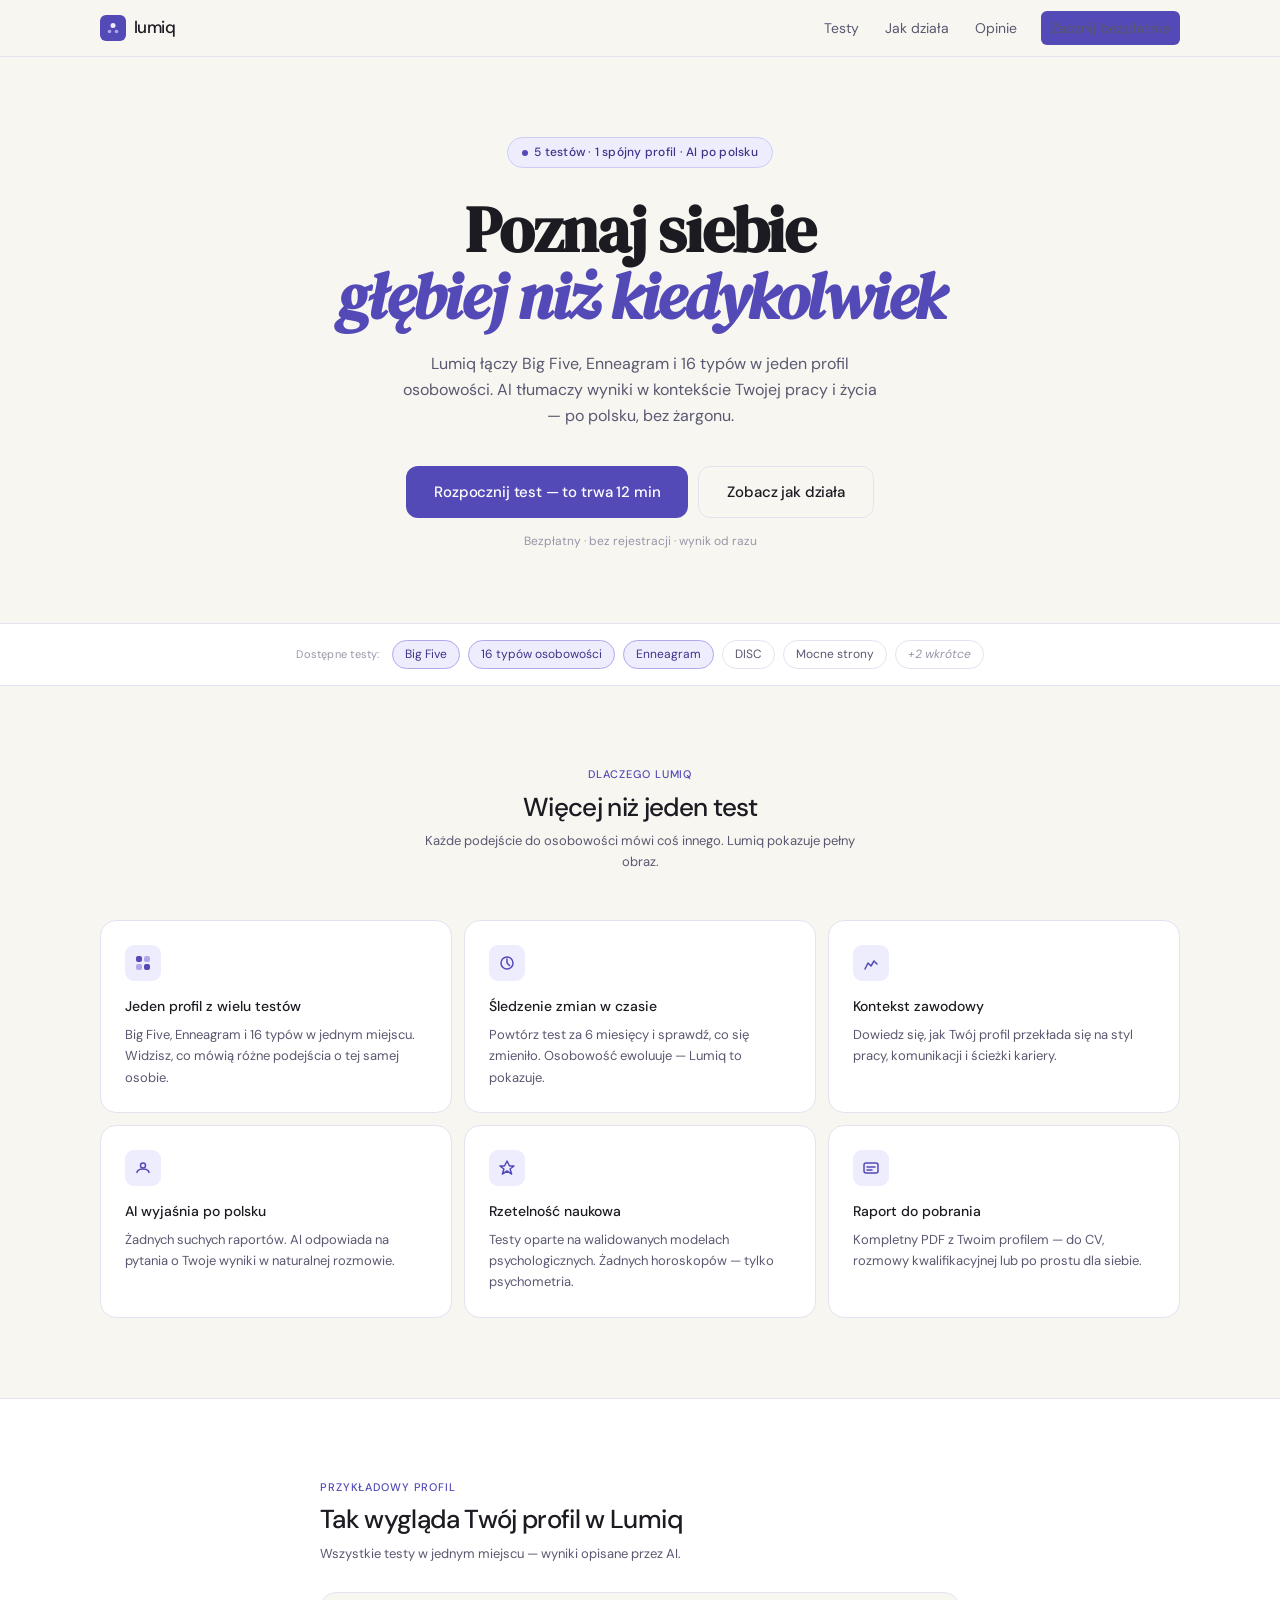
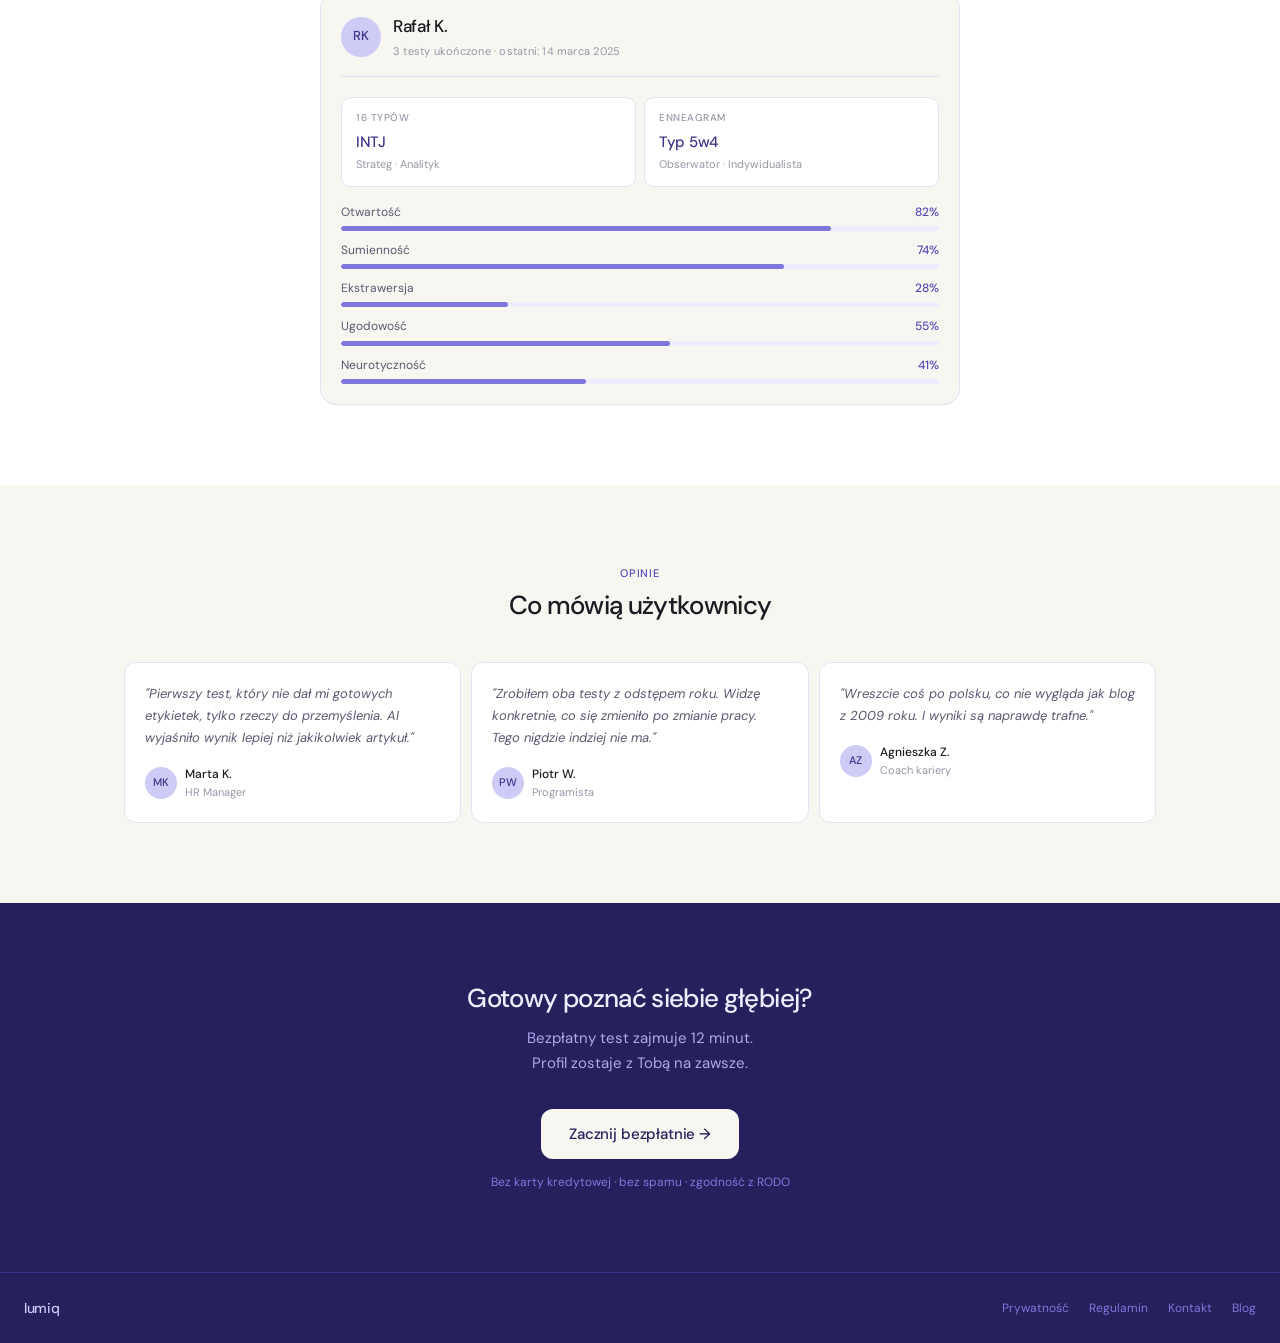
<file: index.html>
<!DOCTYPE html>
<html lang="pl">
<head>
<meta charset="UTF-8">
<meta name="viewport" content="width=device-width, initial-scale=1.0">
<title>Lumiq — Poznaj siebie głębiej niż kiedykolwiek</title>
<meta name="description" content="Lumiq łączy Big Five, Enneagram i 16 typów w jeden profil osobowości. AI tłumaczy wyniki po polsku, bez żargonu.">
<link rel="stylesheet" href="css/style.css">
<link rel="icon" href="data:image/svg+xml,<svg xmlns='http://www.w3.org/2000/svg' viewBox='0 0 32 32'><rect width='32' height='32' rx='8' fill='%23534AB7'/><circle cx='16' cy='10' r='4' fill='%23EEEDFE'/><circle cx='9' cy='23' r='3' fill='%23AFA9EC'/><circle cx='23' cy='23' r='3' fill='%23AFA9EC'/></svg>">
</head>
<body>

<!-- NAV -->
<nav class="nav">
  <div class="nav__inner">
    <a href="index.html" class="nav__logo">
      <div class="nav__logo-mark">
        <svg width="14" height="14" viewBox="0 0 14 14" fill="none">
          <circle cx="7" cy="4.5" r="2.5" fill="#EEEDFE"/>
          <circle cx="3.5" cy="10.5" r="1.8" fill="#AFA9EC"/>
          <circle cx="10.5" cy="10.5" r="1.8" fill="#AFA9EC"/>
        </svg>
      </div>
      lumiq
    </a>
    <ul class="nav__links">
      <li><a href="#testy">Testy</a></li>
      <li><a href="#jak-dziala">Jak działa</a></li>
      <li><a href="#opinie">Opinie</a></li>
      <li class="nav__cta"><a href="test.html" class="btn btn--primary btn--sm">Zacznij bezpłatnie</a></li>
    </ul>
  </div>
</nav>

<!-- HERO -->
<section class="hero">
  <div class="hero__badge fade-up">
    <div class="hero__badge-dot"></div>
    <span class="t-caption" style="color:var(--pu-800);font-size:12px;font-weight:500">5 testów · 1 spójny profil · AI po polsku</span>
  </div>
  <h1 class="t-display hero__title fade-up fade-up--delay-1">
    Poznaj siebie<br><em>głębiej niż kiedykolwiek</em>
  </h1>
  <p class="hero__sub fade-up fade-up--delay-2">
    Lumiq łączy Big Five, Enneagram i 16 typów w jeden profil osobowości. AI tłumaczy wyniki w kontekście Twojej pracy i życia — po polsku, bez żargonu.
  </p>
  <div class="hero__actions fade-up fade-up--delay-3">
    <a href="test.html" class="btn btn--primary btn--lg">Rozpocznij test — to trwa 12 min</a>
    <a href="#jak-dziala" class="btn btn--secondary btn--lg">Zobacz jak działa</a>
  </div>
  <p class="hero__note fade-up fade-up--delay-3">Bezpłatny · bez rejestracji · wynik od razu</p>
</section>

<!-- TESTS STRIP -->
<div class="tests-strip" id="testy">
  <span class="t-caption" style="margin-right:4px">Dostępne testy:</span>
  <span class="chip chip--active">Big Five</span>
  <span class="chip chip--active">16 typów osobowości</span>
  <span class="chip chip--active">Enneagram</span>
  <span class="chip">DISC</span>
  <span class="chip">Mocne strony</span>
  <span class="chip" style="color:var(--ink3);font-style:italic">+2 wkrótce</span>
</div>

<!-- FEATURES -->
<section class="features" id="jak-dziala">
  <div class="features__header">
    <p class="t-label">Dlaczego Lumiq</p>
    <h2 class="t-h2">Więcej niż jeden test</h2>
    <p class="t-small" style="max-width:440px;margin:0 auto">Każde podejście do osobowości mówi coś innego. Lumiq pokazuje pełny obraz.</p>
  </div>
  <div class="features__grid">
    <div class="feat-card">
      <div class="feat-card__icon">
        <svg width="18" height="18" viewBox="0 0 18 18" fill="none">
          <rect x="2" y="2" width="6" height="6" rx="2" fill="#534AB7"/>
          <rect x="10" y="2" width="6" height="6" rx="2" fill="#AFA9EC"/>
          <rect x="2" y="10" width="6" height="6" rx="2" fill="#AFA9EC"/>
          <rect x="10" y="10" width="6" height="6" rx="2" fill="#534AB7"/>
        </svg>
      </div>
      <div class="feat-card__title">Jeden profil z wielu testów</div>
      <div class="feat-card__desc">Big Five, Enneagram i 16 typów w jednym miejscu. Widzisz, co mówią różne podejścia o tej samej osobie.</div>
    </div>
    <div class="feat-card">
      <div class="feat-card__icon">
        <svg width="18" height="18" viewBox="0 0 18 18" fill="none">
          <circle cx="9" cy="9" r="6" stroke="#534AB7" stroke-width="1.5" fill="none"/>
          <path d="M9 5v4l2.5 2.5" stroke="#534AB7" stroke-width="1.5" stroke-linecap="round"/>
        </svg>
      </div>
      <div class="feat-card__title">Śledzenie zmian w czasie</div>
      <div class="feat-card__desc">Powtórz test za 6 miesięcy i sprawdź, co się zmieniło. Osobowość ewoluuje — Lumiq to pokazuje.</div>
    </div>
    <div class="feat-card">
      <div class="feat-card__icon">
        <svg width="18" height="18" viewBox="0 0 18 18" fill="none">
          <path d="M3 15l3-6 3 3 3-5 3 3" stroke="#534AB7" stroke-width="1.5" stroke-linecap="round" stroke-linejoin="round" fill="none"/>
        </svg>
      </div>
      <div class="feat-card__title">Kontekst zawodowy</div>
      <div class="feat-card__desc">Dowiedz się, jak Twój profil przekłada się na styl pracy, komunikacji i ścieżki kariery.</div>
    </div>
    <div class="feat-card">
      <div class="feat-card__icon">
        <svg width="18" height="18" viewBox="0 0 18 18" fill="none">
          <path d="M3 13.5C3 13.5 3 10 9 10s6 3.5 6 3.5" stroke="#534AB7" stroke-width="1.5" stroke-linecap="round" fill="none"/>
          <circle cx="9" cy="6.5" r="2.5" stroke="#534AB7" stroke-width="1.5" fill="none"/>
        </svg>
      </div>
      <div class="feat-card__title">AI wyjaśnia po polsku</div>
      <div class="feat-card__desc">Żadnych suchych raportów. AI odpowiada na pytania o Twoje wyniki w naturalnej rozmowie.</div>
    </div>
    <div class="feat-card">
      <div class="feat-card__icon">
        <svg width="18" height="18" viewBox="0 0 18 18" fill="none">
          <path d="M9 2L11.5 7H16l-3.9 3 1.5 5L9 12l-4.6 3 1.5-5L2 7h4.5z" stroke="#534AB7" stroke-width="1.5" stroke-linejoin="round" fill="none"/>
        </svg>
      </div>
      <div class="feat-card__title">Rzetelność naukowa</div>
      <div class="feat-card__desc">Testy oparte na walidowanych modelach psychologicznych. Żadnych horoskopów — tylko psychometria.</div>
    </div>
    <div class="feat-card">
      <div class="feat-card__icon">
        <svg width="18" height="18" viewBox="0 0 18 18" fill="none">
          <rect x="2" y="4" width="14" height="10" rx="2" stroke="#534AB7" stroke-width="1.5" fill="none"/>
          <path d="M5 8h8M5 11h5" stroke="#534AB7" stroke-width="1.5" stroke-linecap="round"/>
        </svg>
      </div>
      <div class="feat-card__title">Raport do pobrania</div>
      <div class="feat-card__desc">Kompletny PDF z Twoim profilem — do CV, rozmowy kwalifikacyjnej lub po prostu dla siebie.</div>
    </div>
  </div>
</section>

<!-- PROFILE DEMO -->
<section class="profile-section">
  <div class="profile-section__inner">
    <div class="profile-section__header">
      <p class="t-label">Przykładowy profil</p>
      <h2 class="t-h2">Tak wygląda Twój profil w Lumiq</h2>
      <p class="t-small" style="margin-top:6px">Wszystkie testy w jednym miejscu — wyniki opisane przez AI.</p>
    </div>
    <div class="profile-card">
      <div class="profile-card__head">
        <div class="avatar">RK</div>
        <div>
          <div class="t-h3">Rafał K.</div>
          <div class="t-caption" style="margin-top:2px">3 testy ukończone · ostatni: 14 marca 2025</div>
        </div>
      </div>
      <div class="profile-card__types">
        <div class="type-chip">
          <div class="type-chip__label">16 typów</div>
          <div class="type-chip__val">INTJ</div>
          <div class="type-chip__sub">Strateg · Analityk</div>
        </div>
        <div class="type-chip">
          <div class="type-chip__label">Enneagram</div>
          <div class="type-chip__val">Typ 5w4</div>
          <div class="type-chip__sub">Obserwator · Indywidualista</div>
        </div>
      </div>
      <div>
        <div class="bar-row">
          <div class="bar-meta"><span class="bar-meta__label">Otwartość</span><span class="bar-meta__val">82%</span></div>
          <div class="bar-track"><div class="bar-fill" style="width:82%"></div></div>
        </div>
        <div class="bar-row">
          <div class="bar-meta"><span class="bar-meta__label">Sumienność</span><span class="bar-meta__val">74%</span></div>
          <div class="bar-track"><div class="bar-fill" style="width:74%"></div></div>
        </div>
        <div class="bar-row">
          <div class="bar-meta"><span class="bar-meta__label">Ekstrawersja</span><span class="bar-meta__val">28%</span></div>
          <div class="bar-track"><div class="bar-fill" style="width:28%"></div></div>
        </div>
        <div class="bar-row">
          <div class="bar-meta"><span class="bar-meta__label">Ugodowość</span><span class="bar-meta__val">55%</span></div>
          <div class="bar-track"><div class="bar-fill" style="width:55%"></div></div>
        </div>
        <div class="bar-row">
          <div class="bar-meta"><span class="bar-meta__label">Neurotyczność</span><span class="bar-meta__val">41%</span></div>
          <div class="bar-track"><div class="bar-fill" style="width:41%"></div></div>
        </div>
      </div>
    </div>
  </div>
</section>

<!-- TESTIMONIALS -->
<section class="testimonials" id="opinie">
  <div class="testimonials__header">
    <p class="t-label">Opinie</p>
    <h2 class="t-h2">Co mówią użytkownicy</h2>
  </div>
  <div class="testimonials__grid container">
    <div class="testimonial-card">
      <p class="testimonial-card__quote">"Pierwszy test, który nie dał mi gotowych etykietek, tylko rzeczy do przemyślenia. AI wyjaśniło wynik lepiej niż jakikolwiek artykuł."</p>
      <div class="testimonial-card__author">
        <div class="avatar" style="width:32px;height:32px;font-size:11px">MK</div>
        <div><div class="testimonial-card__name">Marta K.</div><div class="testimonial-card__role">HR Manager</div></div>
      </div>
    </div>
    <div class="testimonial-card">
      <p class="testimonial-card__quote">"Zrobiłem oba testy z odstępem roku. Widzę konkretnie, co się zmieniło po zmianie pracy. Tego nigdzie indziej nie ma."</p>
      <div class="testimonial-card__author">
        <div class="avatar" style="width:32px;height:32px;font-size:11px">PW</div>
        <div><div class="testimonial-card__name">Piotr W.</div><div class="testimonial-card__role">Programista</div></div>
      </div>
    </div>
    <div class="testimonial-card">
      <p class="testimonial-card__quote">"Wreszcie coś po polsku, co nie wygląda jak blog z 2009 roku. I wyniki są naprawdę trafne."</p>
      <div class="testimonial-card__author">
        <div class="avatar" style="width:32px;height:32px;font-size:11px">AZ</div>
        <div><div class="testimonial-card__name">Agnieszka Z.</div><div class="testimonial-card__role">Coach kariery</div></div>
      </div>
    </div>
  </div>
</section>

<!-- CTA -->
<section class="cta-section">
  <div class="container--narrow">
    <h2 class="t-h2">Gotowy poznać siebie głębiej?</h2>
    <p class="t-body">Bezpłatny test zajmuje 12 minut.<br>Profil zostaje z Tobą na zawsze.</p>
    <a href="test.html" class="btn btn--primary btn--lg">Zacznij bezpłatnie →</a>
    <p class="cta-note">Bez karty kredytowej · bez spamu · zgodność z RODO</p>
  </div>
</section>

<!-- FOOTER -->
<footer class="footer">
  <span class="footer__brand">lumiq</span>
  <div class="footer__links">
    <a href="#">Prywatność</a>
    <a href="#">Regulamin</a>
    <a href="#">Kontakt</a>
    <a href="#">Blog</a>
  </div>
</footer>

</body>
</html>
</file>
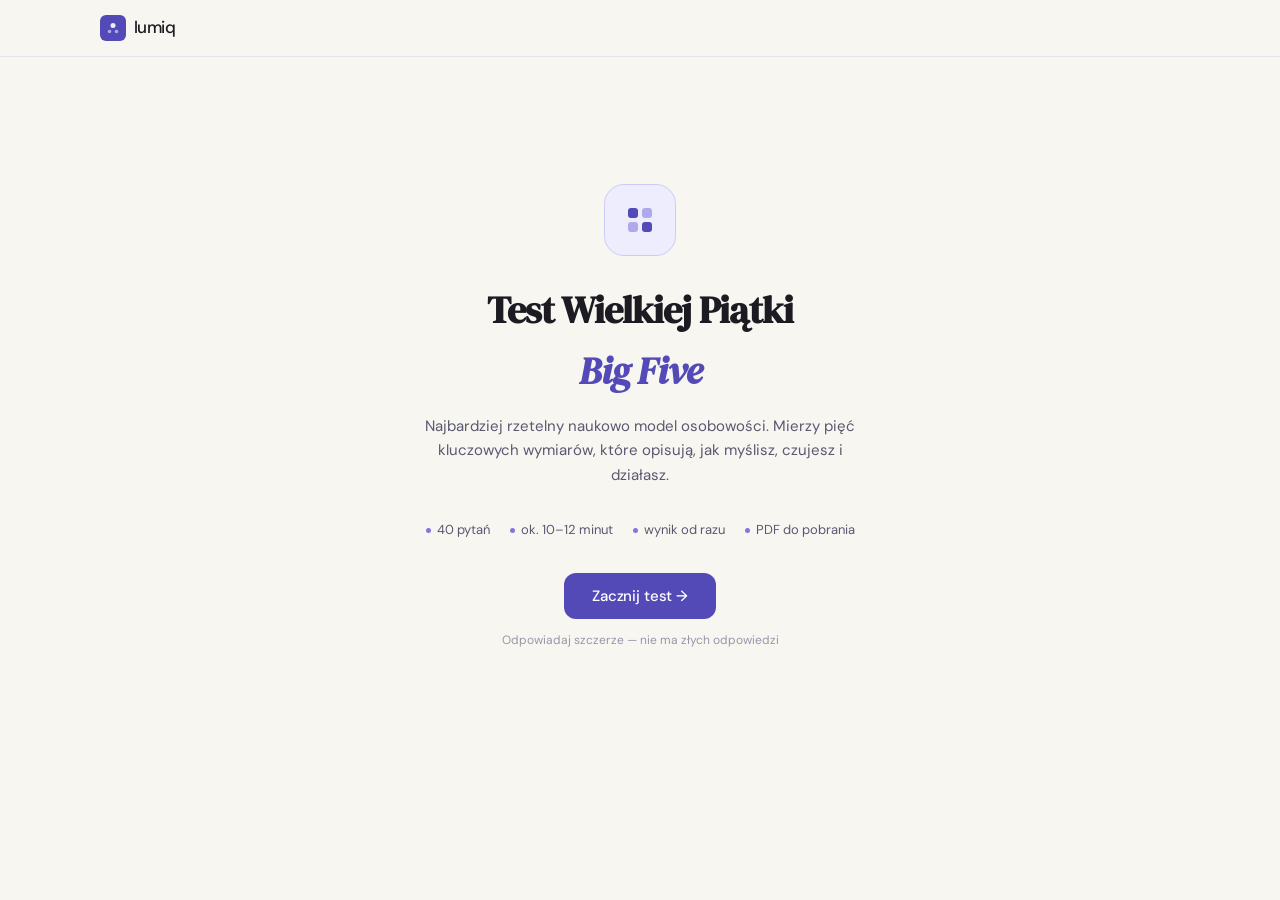
<file: test.html>
<!DOCTYPE html>
<html lang="pl">
<head>
<meta charset="UTF-8">
<meta name="viewport" content="width=device-width, initial-scale=1.0">
<title>Lumiq — Test Big Five</title>
<link rel="stylesheet" href="css/style.css">
<link rel="icon" href="data:image/svg+xml,<svg xmlns='http://www.w3.org/2000/svg' viewBox='0 0 32 32'><rect width='32' height='32' rx='8' fill='%23534AB7'/><circle cx='16' cy='10' r='4' fill='%23EEEDFE'/><circle cx='9' cy='23' r='3' fill='%23AFA9EC'/><circle cx='23' cy='23' r='3' fill='%23AFA9EC'/></svg>">
<style>
  /* ── EKRAN STARTOWY ── */
  .start-screen { display:flex; flex-direction:column; align-items:center; justify-content:center; min-height:80vh; padding:40px 24px; text-align:center; }
  .start-icon { width:72px; height:72px; background:var(--pu-50); border:0.5px solid var(--pu-100); border-radius:20px; display:flex; align-items:center; justify-content:center; margin:0 auto 24px; }
  .start-title { font-family:var(--font-serif); font-size:clamp(26px,5vw,38px); letter-spacing:-0.02em; color:var(--ink); margin-bottom:12px; }
  .start-sub { font-size:15px; color:var(--ink2); line-height:1.65; max-width:440px; margin:0 auto 32px; }
  .start-meta { display:flex; gap:20px; justify-content:center; flex-wrap:wrap; margin-bottom:32px; }
  .start-meta-item { display:flex; align-items:center; gap:6px; font-size:13px; color:var(--ink2); }
  .start-meta-dot { width:5px; height:5px; border-radius:50%; background:var(--pu-400); }

  /* ── QUIZ ── */
  #quiz-screen { display:none; }
  #results-screen { display:none; }

  /* Animacja przejścia pytań */
  .question-enter { animation: qEnter 0.3s ease both; }
  @keyframes qEnter { from { opacity:0; transform:translateX(20px); } to { opacity:1; transform:translateX(0); } }
  .question-exit { animation: qExit 0.2s ease both; }
  @keyframes qExit { from { opacity:1; transform:translateX(0); } to { opacity:0; transform:translateX(-20px); } }

  /* ── WYNIKI ── */
  .enneagram-grid { display:grid; grid-template-columns:1fr 1fr; gap:8px; }
  .en-chip { background:var(--cr); border:0.5px solid var(--bd); border-radius:10px; padding:12px 14px; }
  .en-chip__label { font-size:10px; font-weight:500; color:var(--ink3); text-transform:uppercase; letter-spacing:.05em; margin-bottom:4px; }
  .en-chip__val { font-size:16px; font-weight:500; color:var(--pu-800); letter-spacing:-0.02em; }
  .en-chip__sub { font-size:11px; color:var(--ink3); margin-top:2px; }

  /* Progress numeryczny */
  .q-counter { font-size:12px; color:var(--ink3); white-space:nowrap; }

  /* Ukończono ekran ładowania */
  .calculating { display:flex; flex-direction:column; align-items:center; justify-content:center; min-height:60vh; gap:16px; text-align:center; padding:40px; }
  .calc-spinner { width:40px; height:40px; border:2px solid var(--pu-100); border-top-color:var(--pu-600); border-radius:50%; animation:spin 0.8s linear infinite; }
  @keyframes spin { to { transform:rotate(360deg); } }

  /* Share banner */
  .share-bar { display:flex; align-items:center; gap:10px; padding:14px 16px; background:var(--pu-50); border:0.5px solid var(--pu-100); border-radius:10px; margin-bottom:14px; }
  .share-bar__text { font-size:13px; color:var(--pu-800); flex:1; line-height:1.4; }
  .share-bar__btn { background:var(--pu-600); color:#fff; font-size:12px; font-weight:500; padding:7px 14px; border-radius:7px; border:none; cursor:pointer; white-space:nowrap; flex-shrink:0; }
</style>
</head>
<body>

<!-- NAV -->
<nav class="nav">
  <div class="nav__inner">
    <a href="index.html" class="nav__logo">
      <div class="nav__logo-mark">
        <svg width="14" height="14" viewBox="0 0 14 14" fill="none">
          <circle cx="7" cy="4.5" r="2.5" fill="#EEEDFE"/>
          <circle cx="3.5" cy="10.5" r="1.8" fill="#AFA9EC"/>
          <circle cx="10.5" cy="10.5" r="1.8" fill="#AFA9EC"/>
        </svg>
      </div>
      lumiq
    </a>
  </div>
</nav>

<!-- ══ EKRAN STARTOWY ══════════════════════════════════════════════════════ -->
<div id="start-screen">
  <div class="start-screen">
    <div class="start-icon">
      <svg width="32" height="32" viewBox="0 0 32 32" fill="none">
        <rect x="4" y="4" width="10" height="10" rx="3" fill="#534AB7"/>
        <rect x="18" y="4" width="10" height="10" rx="3" fill="#AFA9EC"/>
        <rect x="4" y="18" width="10" height="10" rx="3" fill="#AFA9EC"/>
        <rect x="18" y="18" width="10" height="10" rx="3" fill="#534AB7"/>
      </svg>
    </div>
    <h1 class="start-title">Test Wielkiej Piątki<br><em style="font-style:italic;color:var(--pu-600)">Big Five</em></h1>
    <p class="start-sub">Najbardziej rzetelny naukowo model osobowości. Mierzy pięć kluczowych wymiarów, które opisują, jak myślisz, czujesz i działasz.</p>
    <div class="start-meta">
      <div class="start-meta-item"><div class="start-meta-dot"></div>40 pytań</div>
      <div class="start-meta-item"><div class="start-meta-dot"></div>ok. 10–12 minut</div>
      <div class="start-meta-item"><div class="start-meta-dot"></div>wynik od razu</div>
      <div class="start-meta-item"><div class="start-meta-dot"></div>PDF do pobrania</div>
    </div>
    <button class="btn btn--primary btn--lg" onclick="startTest()">Zacznij test →</button>
    <p style="font-size:12px;color:var(--ink3);margin-top:12px">Odpowiadaj szczerze — nie ma złych odpowiedzi</p>
  </div>
</div>

<!-- ══ EKRAN QUIZU ═════════════════════════════════════════════════════════ -->
<div id="quiz-screen" class="test-page">
  <header class="test-header">
    <button class="test-header__back" onclick="goBack()" title="Poprzednie pytanie">
      <svg width="12" height="12" viewBox="0 0 12 12" fill="none">
        <path d="M7.5 2L3.5 6l4 4" stroke="#888780" stroke-width="1.3" stroke-linecap="round" stroke-linejoin="round"/>
      </svg>
    </button>
    <div class="test-header__meta">
      <div class="test-header__name">Big Five — Wielka Piątka</div>
      <div class="test-header__progress-bar">
        <div class="test-header__progress-fill" id="progress-fill" style="width:0%"></div>
      </div>
    </div>
    <div class="q-counter" id="q-counter">1 / 40</div>
  </header>

  <div class="test-body" id="question-wrap">
    <!-- Pytanie renderowane przez JS -->
  </div>

  <footer class="test-footer">
    <button class="btn btn--ghost" onclick="goBack()">← Wstecz</button>
    <span class="test-footer__hint" id="footer-hint">Wybierz odpowiedź aby kontynuować</span>
    <button class="btn btn--primary" id="next-btn" onclick="goNext()" disabled>Dalej →</button>
  </footer>
</div>

<!-- ══ KALKULACJA ════════════════════════════════════════════════════════== -->
<div id="calculating-screen" style="display:none">
  <div class="calculating">
    <div class="calc-spinner"></div>
    <div class="t-h3">Obliczamy Twoje wyniki…</div>
    <div class="t-small">Analizujemy odpowiedzi na 5 wymiarach osobowości</div>
  </div>
</div>

<!-- ══ WYNIKI ══════════════════════════════════════════════════════════════ -->
<div id="results-screen" class="results-page">
  <header class="results-header">
    <div class="nav__inner">
      <a href="index.html" class="nav__logo">
        <div class="nav__logo-mark">
          <svg width="14" height="14" viewBox="0 0 14 14" fill="none">
            <circle cx="7" cy="4.5" r="2.5" fill="#EEEDFE"/>
            <circle cx="3.5" cy="10.5" r="1.8" fill="#AFA9EC"/>
            <circle cx="10.5" cy="10.5" r="1.8" fill="#AFA9EC"/>
          </svg>
        </div>
        lumiq
      </a>
    </div>
  </header>

  <div class="results-wrap">

    <!-- Tytuł -->
    <div class="results-title-block fade-up">
      <div class="results-badge">
        <div class="results-badge__dot"></div>
        <span style="font-size:12px;font-weight:500;color:var(--pu-800)">Twoje wyniki są gotowe</span>
      </div>
      <h1 class="t-h1" style="margin-bottom:4px">Twój profil osobowości</h1>
      <p class="t-caption" id="results-date"></p>
    </div>

    <!-- Typ -->
    <div class="type-hero-card fade-up fade-up--delay-1" id="type-hero">
      <!-- Wypełniane przez JS -->
    </div>

    <!-- Big Five bars -->
    <div class="results-section fade-up fade-up--delay-1">
      <div class="results-section__title">Big Five — Twoje wyniki</div>
      <div id="big5-bars"><!-- JS --></div>
    </div>

    <!-- Opis -->
    <div class="results-section fade-up fade-up--delay-2">
      <div class="results-section__title">Opis Twojego profilu</div>
      <div class="desc-box" id="profile-desc"><!-- JS --></div>
    </div>

    <!-- Share -->
    <div class="share-bar fade-up">
      <div class="share-bar__text">Podziel się wynikami ze znajomymi — skopiuj link do tego raportu.</div>
      <button class="share-bar__btn" onclick="copyLink()">Kopiuj link</button>
    </div>

    <!-- PDF preview -->
    <div class="pdf-preview-wrap fade-up">
      <div class="pdf-preview-header">
        <span style="font-size:14px;font-weight:500;color:#CECBF6;letter-spacing:-0.02em">lumiq</span>
        <span style="font-size:12px;color:#7F77DD" id="pdf-date-label"></span>
      </div>
      <div class="pdf-preview-body" id="pdf-preview-rows"><!-- JS --></div>
      <div class="pdf-actions">
        <button class="btn btn--primary" onclick="downloadPDF()">
          <svg width="14" height="14" viewBox="0 0 14 14" fill="none">
            <path d="M7 2v7M4 6l3 3 3-3M2 11h10" stroke="#fff" stroke-width="1.4" stroke-linecap="round" stroke-linejoin="round"/>
          </svg>
          Pobierz PDF
        </button>
        <button class="btn btn--secondary" onclick="copyLink()">Udostępnij wyniki</button>
      </div>
    </div>

    <!-- Paywall -->
    <div class="paywall-card fade-up">
      <div class="paywall-card__top"></div>
      <div class="paywall-card__body">
        <p class="t-label" style="margin-bottom:8px">Odblokuj pełną analizę</p>
        <div class="paywall-card__title">Wiesz kim jesteś.<br>Dowiedz się co z tym zrobić.</div>
        <p class="paywall-card__desc">Twój profil jest gotowy. Teraz czas na głębszą warstwę — analizę zawodową, rozmowę z AI i konkretne wskazówki.</p>
        <div class="paywall-features">
          <div class="paywall-feat"><div class="paywall-feat__dot"></div>Analiza zawodowa</div>
          <div class="paywall-feat"><div class="paywall-feat__dot"></div>8 ścieżek kariery</div>
          <div class="paywall-feat"><div class="paywall-feat__dot"></div>Rozmowa z AI</div>
          <div class="paywall-feat"><div class="paywall-feat__dot"></div>Obszary do rozwoju</div>
          <div class="paywall-feat"><div class="paywall-feat__dot"></div>Rozszerzony PDF</div>
          <div class="paywall-feat"><div class="paywall-feat__dot"></div>Śledzenie zmian (Pro)</div>
        </div>
        <div class="paywall-options">
          <div class="paywall-option" id="opt-single" onclick="selectPaywallOption('single')">
            <div class="paywall-option__radio"><div class="paywall-option__radio-inner"></div></div>
            <div class="paywall-option__info">
              <div class="paywall-option__name">Raport Premium — jednorazowo</div>
              <div class="paywall-option__sub">Pełna analiza tego testu · 30 wiadomości AI</div>
            </div>
            <div class="paywall-option__price">
              <span class="paywall-option__amount">39 zł</span>
              <span class="paywall-option__period">raz</span>
            </div>
          </div>
          <div class="paywall-option selected" id="opt-pro" onclick="selectPaywallOption('pro')">
            <div class="paywall-option__radio"><div class="paywall-option__radio-inner"></div></div>
            <div class="paywall-option__info">
              <div class="paywall-option__name">Lumiq Pro — roczny dostęp</div>
              <div class="paywall-option__sub">Wszystkie testy · AI bez limitu · śledzenie zmian</div>
              <span class="paywall-option__save">oszczędzasz 57% vs jednorazowe</span>
            </div>
            <div class="paywall-option__price">
              <span class="paywall-option__amount">99 zł</span>
              <span class="paywall-option__period">/ rok</span>
            </div>
          </div>
        </div>
        <button class="paywall-cta" id="paywall-cta-btn" onclick="handlePayment()">Rozpocznij Lumiq Pro — 99 zł / rok</button>
        <p class="paywall-note">Stripe · bezpieczna płatność · anulowanie w każdej chwili</p>
      </div>
    </div>

  </div><!-- /results-wrap -->
</div><!-- /results-screen -->

<script src="js/data.js"></script>
<script>
// ── STAN APLIKACJI ─────────────────────────────────────────────────────────
const state = {
  currentIndex: 0,
  answers: {},       // { questionId: value }
  scores: null,
  personalityType: null,
};

const questions = LUMIQ.bigFiveQuestions;
const TOTAL = questions.length;

// ── START ──────────────────────────────────────────────────────────────────
function startTest() {
  document.getElementById('start-screen').style.display = 'none';
  document.getElementById('quiz-screen').style.display = 'flex';
  renderQuestion(0);
}

// ── RENDEROWANIE PYTANIA ───────────────────────────────────────────────────
function renderQuestion(index) {
  const q = questions[index];
  const dimNames = { O:'Otwartość', C:'Sumienność', E:'Ekstrawersja', A:'Ugodowość', N:'Neurotyczność' };
  const savedVal = state.answers[q.id];

  const wrap = document.getElementById('question-wrap');
  wrap.innerHTML = `
    <div class="test-q__label t-label">${dimNames[q.dimension]}</div>
    <div class="test-q__text">${q.text}</div>
    <p class="test-q__sub">Oceń, na ile to zdanie opisuje Ciebie.</p>
    <div class="scale-wrap">
      <div class="scale-labels">
        <span>Zupełnie nie</span>
        <span>Zdecydowanie tak</span>
      </div>
      <div class="scale-options" id="scale-opts">
        ${[1,2,3,4,5].map(v => `
          <div class="scale-opt ${savedVal===v?'selected':''}" onclick="selectAnswer(${v})" data-val="${v}">
            <div class="scale-opt__circle">${v}</div>
            <div class="scale-opt__label">${v===1?'Zupełnie<br>nie':v===3?'Neutralnie':v===5?'Zdecydowanie<br>tak':''}</div>
          </div>`).join('')}
      </div>
    </div>`;

  wrap.classList.remove('question-exit');
  wrap.classList.add('question-enter');

  // Progress
  const pct = Math.round((index / TOTAL) * 100);
  document.getElementById('progress-fill').style.width = pct + '%';
  document.getElementById('q-counter').textContent = `${index + 1} / ${TOTAL}`;

  // Next btn
  const nextBtn = document.getElementById('next-btn');
  const hint = document.getElementById('footer-hint');
  if (savedVal !== undefined) {
    nextBtn.disabled = false;
    nextBtn.textContent = index === TOTAL - 1 ? 'Zakończ test →' : 'Dalej →';
    hint.textContent = '';
  } else {
    nextBtn.disabled = true;
    nextBtn.textContent = index === TOTAL - 1 ? 'Zakończ test →' : 'Dalej →';
    hint.textContent = 'Wybierz odpowiedź aby kontynuować';
  }
}

// ── WYBÓR ODPOWIEDZI ───────────────────────────────────────────────────────
function selectAnswer(val) {
  const q = questions[state.currentIndex];
  state.answers[q.id] = val;

  document.querySelectorAll('.scale-opt').forEach(el => {
    el.classList.toggle('selected', parseInt(el.dataset.val) === val);
  });

  const nextBtn = document.getElementById('next-btn');
  nextBtn.disabled = false;
  document.getElementById('footer-hint').textContent = '';

  // Auto-advance po krótkim opóźnieniu (UX improvement)
  setTimeout(() => {
    if (state.currentIndex < TOTAL - 1) goNext();
  }, 320);
}

// ── NAWIGACJA ──────────────────────────────────────────────────────────────
function goNext() {
  const q = questions[state.currentIndex];
  if (state.answers[q.id] === undefined) return;

  if (state.currentIndex === TOTAL - 1) {
    showResults();
    return;
  }

  const wrap = document.getElementById('question-wrap');
  wrap.classList.remove('question-enter');
  wrap.classList.add('question-exit');

  setTimeout(() => {
    state.currentIndex++;
    renderQuestion(state.currentIndex);
  }, 200);
}

function goBack() {
  if (state.currentIndex === 0) {
    // Wróć do startu
    document.getElementById('quiz-screen').style.display = 'none';
    document.getElementById('start-screen').style.display = 'block';
    return;
  }
  const wrap = document.getElementById('question-wrap');
  wrap.classList.remove('question-enter');
  wrap.classList.add('question-exit');
  setTimeout(() => {
    state.currentIndex--;
    renderQuestion(state.currentIndex);
  }, 200);
}

// ── OBLICZANIE I WYNIKI ────────────────────────────────────────────────────
function showResults() {
  document.getElementById('quiz-screen').style.display = 'none';
  document.getElementById('calculating-screen').style.display = 'block';

  // Symulacja obliczania (1.5s dla efektu)
  setTimeout(() => {
    state.scores = LUMIQ.calculateScores(state.answers);
    state.personalityType = LUMIQ.getPersonalityType(state.scores);
    renderResults();
    document.getElementById('calculating-screen').style.display = 'none';
    document.getElementById('results-screen').style.display = 'block';
    window.scrollTo({ top: 0, behavior: 'smooth' });
  }, 1500);
}

function renderResults() {
  const { scores, personalityType } = state;
  const dimMeta = LUMIQ.dimensionMeta;
  const dimDescs = LUMIQ.dimensionDescriptions;
  const date = new Date().toLocaleDateString('pl-PL', { day:'numeric', month:'long', year:'numeric' });

  // Data
  document.getElementById('results-date').textContent = `Big Five · ukończony ${date}`;
  document.getElementById('pdf-date-label').textContent = `Raport osobowości · ${date}`;

  // Typ
  const typeEl = document.getElementById('type-hero');
  const shortCode = personalityType.code.replace('-like','').substring(0,4);
  typeEl.innerHTML = `
    <div class="type-hero-card__badge">${shortCode}</div>
    <div>
      <div class="type-hero-card__name">${personalityType.name}</div>
      <div class="type-hero-card__aka">${personalityType.aka}</div>
      <div class="type-hero-card__desc">${personalityType.traits.join(' · ')}</div>
    </div>`;

  // Big Five bars
  const barsEl = document.getElementById('big5-bars');
  barsEl.innerHTML = Object.entries(dimMeta).map(([key, d]) => {
    const score = scores[key];
    const level = LUMIQ.getDimensionLevel(score);
    const hint = dimDescs[key][level];
    return `
      <div class="bar-row">
        <div class="bar-meta">
          <span class="bar-meta__label">${d.full}</span>
          <span class="bar-meta__val">${score}%</span>
        </div>
        <div class="bar-track"><div class="bar-fill" style="width:0%" data-target="${score}"></div></div>
        <div class="t-caption" style="margin-top:3px">${hint}</div>
      </div>`;
  }).join('');

  // Animacja słupków
  setTimeout(() => {
    document.querySelectorAll('.bar-fill[data-target]').forEach(el => {
      el.style.width = el.dataset.target + '%';
    });
  }, 100);

  // Opis
  const typeDesc = LUMIQ.typeDescriptions[personalityType.code] || LUMIQ.typeDescriptions["MIXED"];
  const descEl = document.getElementById('profile-desc');
  descEl.innerHTML = `
    <div class="desc-box__title">${personalityType.name}</div>
    <div class="desc-box__type">${personalityType.aka} · ${Object.entries(dimMeta).map(([k,d])=>`${d.name}: ${scores[k]}%`).join(' · ')}</div>
    <div class="desc-box__text">${typeDesc.replace(/\n\n/g, '<br><br>')}</div>
    <div class="desc-box__traits">${personalityType.traits.map(t=>`<span class="trait-tag">${t}</span>`).join('')}</div>`;

  // PDF preview rows (darmowe + zablokowane)
  const freeRows = [
    { key:'Typ osobowości', val: personalityType.name },
    { key:'Kod', val: shortCode },
    ...Object.entries(dimMeta).map(([k,d]) => ({ key: d.full, val: `${scores[k]} / 100` })),
  ];
  const lockedRows = [
    { key:'Analiza zawodowa', val:'— — —' },
    { key:'Rekomendacje kariery', val:'— — —' },
    { key:'Obszary do rozwoju', val:'— — —' },
  ];
  const pdfEl = document.getElementById('pdf-preview-rows');
  pdfEl.innerHTML = [
    ...freeRows.map(r => `<div class="pdf-row"><span class="pdf-row__key">${r.key}</span><span class="pdf-row__val">${r.val}</span></div>`),
    ...lockedRows.map(r => `<div class="pdf-row pdf-row--locked"><span class="pdf-row__key">${r.key}</span><span class="pdf-row__val">${r.val}</span></div>`),
  ].join('');
}

// ── PAYWALL ────────────────────────────────────────────────────────────────
function selectPaywallOption(opt) {
  document.getElementById('opt-single').classList.toggle('selected', opt === 'single');
  document.getElementById('opt-pro').classList.toggle('selected', opt === 'pro');
  const btn = document.getElementById('paywall-cta-btn');
  btn.textContent = opt === 'pro'
    ? 'Rozpocznij Lumiq Pro — 99 zł / rok'
    : 'Kup raport Premium — 39 zł';
}

function handlePayment() {
  // TODO: podpiąć Stripe
  alert('Płatności zostaną uruchomione wkrótce. Zapisz się na newsletter na lumiq.pl żeby dostać powiadomienie!');
}

// ── PDF ────────────────────────────────────────────────────────────────────
function downloadPDF() {
  if (!state.scores || !state.personalityType) return;
  LUMIQ.generatePDF(state.scores, state.personalityType);
}

// ── SHARE ──────────────────────────────────────────────────────────────────
function copyLink() {
  // Enkodujemy wyniki w URL (base64) żeby można było udostępnić
  if (state.scores) {
    const data = btoa(JSON.stringify({ s: state.scores, t: state.personalityType.code }));
    const url = window.location.origin + window.location.pathname + '?r=' + data;
    navigator.clipboard.writeText(url).then(() => {
      showToast('Link skopiowany!');
    }).catch(() => {
      showToast('Skopiuj z paska adresu');
    });
  }
}

function showToast(msg) {
  const t = document.createElement('div');
  t.textContent = msg;
  t.style.cssText = 'position:fixed;bottom:24px;left:50%;transform:translateX(-50%);background:var(--ink);color:#fff;padding:10px 20px;border-radius:8px;font-size:13px;z-index:9999;animation:fadeUp .3s ease';
  document.body.appendChild(t);
  setTimeout(() => t.remove(), 2500);
}

// ── SHARED RESULTS (z URL) ────────────────────────────────────────────────
function checkSharedResults() {
  const params = new URLSearchParams(window.location.search);
  const r = params.get('r');
  if (!r) return false;
  try {
    const data = JSON.parse(atob(r));
    if (data.s && data.t) {
      state.scores = data.s;
      // Znajdź typ po kodzie
      const fakeAnswers = {};
      state.personalityType = LUMIQ.getPersonalityType(data.s);
      renderResults();
      document.getElementById('start-screen').style.display = 'none';
      document.getElementById('results-screen').style.display = 'block';
      return true;
    }
  } catch(e) {}
  return false;
}

// ── INIT ───────────────────────────────────────────────────────────────────
document.addEventListener('DOMContentLoaded', () => {
  if (!checkSharedResults()) {
    document.getElementById('start-screen').style.display = 'block';
  }
});
</script>
</body>
</html>
</file>
<file: css/style.css>
@import url('https://fonts.googleapis.com/css2?family=DM+Sans:ital,opsz,wght@0,9..40,300;0,9..40,400;0,9..40,500;1,9..40,300&family=DM+Serif+Display:ital@0;1&display=swap');

:root {
  --pu-900: #26215C;
  --pu-800: #3C3489;
  --pu-600: #534AB7;
  --pu-400: #7F77DD;
  --pu-200: #AFA9EC;
  --pu-100: #CECBF6;
  --pu-50:  #EEEDFE;
  --cr:     #F8F6F1;
  --ink:    #1C1B22;
  --ink2:   #5A5870;
  --ink3:   #9896A8;
  --bd:     #E4E2F0;
  --white:  #FFFFFF;
  --green:  #1D9E75;
  --green-bg: #EAF3DE;
  --radius-sm: 8px;
  --radius-md: 12px;
  --radius-lg: 16px;
  --font-sans: 'DM Sans', sans-serif;
  --font-serif: 'DM Serif Display', serif;
}

*, *::before, *::after { box-sizing: border-box; margin: 0; padding: 0; }

html { scroll-behavior: smooth; }

body {
  font-family: var(--font-sans);
  background: var(--cr);
  color: var(--ink);
  font-size: 16px;
  line-height: 1.6;
  -webkit-font-smoothing: antialiased;
}

/* ── UTILS ── */
.container { max-width: 1080px; margin: 0 auto; padding: 0 24px; }
.container--narrow { max-width: 640px; margin: 0 auto; padding: 0 24px; }

a { color: inherit; text-decoration: none; }
button { cursor: pointer; font-family: var(--font-sans); }
input, textarea { font-family: var(--font-sans); }

/* ── TYPOGRAPHY ── */
.t-display {
  font-family: var(--font-serif);
  font-size: clamp(36px, 6vw, 64px);
  line-height: 1.05;
  letter-spacing: -0.02em;
  color: var(--ink);
}
.t-display em { font-style: italic; color: var(--pu-600); }

.t-h1 { font-size: clamp(24px, 4vw, 36px); font-weight: 500; letter-spacing: -0.03em; line-height: 1.15; }
.t-h2 { font-size: clamp(20px, 3vw, 26px); font-weight: 500; letter-spacing: -0.025em; line-height: 1.2; }
.t-h3 { font-size: 17px; font-weight: 500; letter-spacing: -0.02em; }
.t-body { font-size: 15px; line-height: 1.7; color: var(--ink2); }
.t-small { font-size: 13px; color: var(--ink2); line-height: 1.6; }
.t-caption { font-size: 11px; color: var(--ink3); letter-spacing: 0.02em; }
.t-label {
  font-size: 11px; font-weight: 500;
  text-transform: uppercase; letter-spacing: 0.08em;
  color: var(--pu-600);
}

/* ── BUTTONS ── */
.btn {
  display: inline-flex; align-items: center; justify-content: center; gap: 6px;
  font-size: 14px; font-weight: 500; letter-spacing: -0.01em;
  padding: 10px 20px; border-radius: var(--radius-sm);
  border: none; transition: all 0.15s ease;
  white-space: nowrap;
}
.btn--primary {
  background: var(--pu-600); color: #fff;
}
.btn--primary:hover { background: var(--pu-800); }
.btn--primary:active { transform: scale(0.98); }

.btn--secondary {
  background: transparent; color: var(--ink);
  border: 0.5px solid var(--bd);
}
.btn--secondary:hover { background: var(--white); border-color: var(--pu-200); }

.btn--ghost {
  background: transparent; color: var(--ink2);
  border: none; padding: 10px 16px;
}
.btn--ghost:hover { color: var(--ink); }

.btn--lg { padding: 13px 28px; font-size: 15px; border-radius: var(--radius-md); }
.btn--sm { padding: 7px 14px; font-size: 12px; }

/* ── NAV ── */
.nav {
  position: sticky; top: 0; z-index: 100;
  background: rgba(248,246,241,0.92);
  backdrop-filter: blur(12px);
  border-bottom: 0.5px solid var(--bd);
  padding: 0 24px;
}
.nav__inner {
  max-width: 1080px; margin: 0 auto;
  display: flex; align-items: center;
  height: 56px; gap: 32px;
}
.nav__logo {
  display: flex; align-items: center; gap: 8px;
  font-size: 17px; font-weight: 500; letter-spacing: -0.03em;
  color: var(--ink); text-decoration: none; flex-shrink: 0;
}
.nav__logo-mark {
  width: 26px; height: 26px;
  background: var(--pu-600); border-radius: 6px;
  display: flex; align-items: center; justify-content: center;
}
.nav__links {
  display: flex; align-items: center; gap: 6px;
  margin-left: auto; list-style: none;
}
.nav__links a {
  font-size: 14px; color: var(--ink2); padding: 6px 10px;
  border-radius: 6px; transition: all 0.15s;
}
.nav__links a:hover { color: var(--ink); background: var(--white); }
.nav__cta { margin-left: 8px; }

/* ── HERO ── */
.hero {
  padding: 80px 24px 72px;
  text-align: center;
}
.hero__badge {
  display: inline-flex; align-items: center; gap: 6px;
  background: var(--pu-50); border: 0.5px solid var(--pu-100);
  border-radius: 20px; padding: 5px 14px; margin-bottom: 28px;
}
.hero__badge-dot {
  width: 6px; height: 6px;
  border-radius: 50%; background: var(--pu-600);
  animation: pulse 2s ease-in-out infinite;
}
@keyframes pulse {
  0%, 100% { opacity: 1; }
  50% { opacity: 0.4; }
}
.hero__title { margin-bottom: 20px; }
.hero__sub {
  max-width: 480px; margin: 0 auto 36px;
  font-size: 16px; color: var(--ink2); line-height: 1.65;
}
.hero__actions {
  display: flex; gap: 10px;
  justify-content: center; flex-wrap: wrap;
  margin-bottom: 14px;
}
.hero__note { font-size: 12px; color: var(--ink3); }

/* ── TESTS STRIP ── */
.tests-strip {
  background: var(--white);
  border-top: 0.5px solid var(--bd);
  border-bottom: 0.5px solid var(--bd);
  padding: 16px 24px;
  display: flex; align-items: center; gap: 8px;
  justify-content: center; flex-wrap: wrap;
}
.chip {
  font-size: 12px; padding: 4px 12px;
  border-radius: 20px; border: 0.5px solid var(--bd);
  color: var(--ink2); background: var(--white);
}
.chip--active {
  background: var(--pu-50); border-color: var(--pu-200); color: var(--pu-800);
}

/* ── FEATURES ── */
.features {
  padding: 80px 24px;
}
.features__header { text-align: center; margin-bottom: 48px; }
.features__header .t-h2 { margin: 8px 0; }
.features__grid {
  display: grid;
  grid-template-columns: repeat(auto-fit, minmax(280px, 1fr));
  gap: 12px;
  max-width: 1080px; margin: 0 auto;
}
.feat-card {
  background: var(--white);
  border: 0.5px solid var(--bd);
  border-radius: var(--radius-lg);
  padding: 24px;
  transition: border-color 0.15s;
}
.feat-card:hover { border-color: var(--pu-200); }
.feat-card__icon {
  width: 36px; height: 36px;
  background: var(--pu-50); border-radius: 9px;
  display: flex; align-items: center; justify-content: center;
  margin-bottom: 14px;
}
.feat-card__title { font-size: 14px; font-weight: 500; margin-bottom: 6px; }
.feat-card__desc { font-size: 13px; color: var(--ink2); line-height: 1.65; }

/* ── PROFILE DEMO ── */
.profile-section {
  padding: 80px 24px;
  background: var(--white);
  border-top: 0.5px solid var(--bd);
}
.profile-section__inner {
  max-width: 640px; margin: 0 auto;
}
.profile-section__header { margin-bottom: 28px; }
.profile-section__header .t-h2 { margin: 8px 0; }

.profile-card {
  background: var(--cr);
  border: 0.5px solid var(--bd);
  border-radius: var(--radius-lg);
  padding: 20px;
}
.profile-card__head {
  display: flex; align-items: center; gap: 12px;
  margin-bottom: 20px; padding-bottom: 16px;
  border-bottom: 0.5px solid var(--bd);
}
.avatar {
  width: 40px; height: 40px; border-radius: 50%;
  background: var(--pu-100);
  display: flex; align-items: center; justify-content: center;
  font-size: 13px; font-weight: 500; color: var(--pu-800);
  flex-shrink: 0;
}
.profile-card__types {
  display: grid; grid-template-columns: 1fr 1fr;
  gap: 8px; margin-bottom: 16px;
}
.type-chip {
  background: var(--white); border: 0.5px solid var(--bd);
  border-radius: 10px; padding: 12px 14px;
}
.type-chip__label { font-size: 10px; font-weight: 500; color: var(--ink3); text-transform: uppercase; letter-spacing: 0.05em; margin-bottom: 4px; }
.type-chip__val { font-size: 15px; font-weight: 500; color: var(--pu-800); letter-spacing: -0.02em; }
.type-chip__sub { font-size: 11px; color: var(--ink3); margin-top: 2px; }

.bar-row { margin-bottom: 10px; }
.bar-row:last-child { margin-bottom: 0; }
.bar-meta { display: flex; justify-content: space-between; font-size: 12px; margin-bottom: 4px; }
.bar-meta__label { color: var(--ink2); }
.bar-meta__val { font-weight: 500; color: var(--pu-600); }
.bar-track { height: 5px; background: var(--pu-50); border-radius: 3px; overflow: hidden; }
.bar-fill { height: 100%; background: var(--pu-400); border-radius: 3px; transition: width 0.8s ease; }

/* ── TESTIMONIALS ── */
.testimonials { padding: 80px 24px; }
.testimonials__header { text-align: center; margin-bottom: 40px; }
.testimonials__header .t-h2 { margin-top: 8px; }
.testimonials__grid {
  display: grid;
  grid-template-columns: repeat(auto-fit, minmax(260px, 1fr));
  gap: 10px; max-width: 1080px; margin: 0 auto;
}
.testimonial-card {
  background: var(--white); border: 0.5px solid var(--bd);
  border-radius: var(--radius-md); padding: 20px;
}
.testimonial-card__quote {
  font-size: 13px; color: var(--ink2); line-height: 1.7;
  font-style: italic; margin-bottom: 16px;
}
.testimonial-card__author { display: flex; align-items: center; gap: 8px; }
.testimonial-card__name { font-size: 12px; font-weight: 500; }
.testimonial-card__role { font-size: 11px; color: var(--ink3); }

/* ── CTA SECTION ── */
.cta-section {
  padding: 80px 24px;
  background: var(--pu-900);
  text-align: center;
}
.cta-section .t-h2 { color: var(--pu-50); margin-bottom: 12px; }
.cta-section .t-body { color: var(--pu-200); margin-bottom: 32px; }
.cta-section .btn--primary { background: var(--cr); color: var(--pu-900); }
.cta-section .btn--primary:hover { background: var(--white); }
.cta-note { font-size: 12px; color: var(--pu-400); margin-top: 14px; }

/* ── FOOTER ── */
.footer {
  padding: 24px;
  background: var(--pu-900);
  border-top: 0.5px solid var(--pu-800);
  display: flex; justify-content: space-between; align-items: center;
  flex-wrap: wrap; gap: 12px;
}
.footer__brand { font-size: 14px; font-weight: 500; color: var(--pu-100); letter-spacing: -0.02em; }
.footer__links { display: flex; gap: 20px; }
.footer__links a { font-size: 12px; color: var(--pu-400); transition: color 0.15s; }
.footer__links a:hover { color: var(--pu-200); }

/* ── TEST PAGE ── */
.test-page {
  min-height: 100vh;
  display: flex; flex-direction: column;
  background: var(--white);
}
.test-header {
  padding: 16px 24px;
  border-bottom: 0.5px solid var(--bd);
  display: flex; align-items: center; gap: 16px;
  background: var(--white);
  position: sticky; top: 0; z-index: 10;
}
.test-header__back {
  width: 32px; height: 32px; border-radius: 8px;
  background: var(--cr); border: 0.5px solid var(--bd);
  display: flex; align-items: center; justify-content: center;
  cursor: pointer; flex-shrink: 0; transition: all 0.15s;
  text-decoration: none;
}
.test-header__back:hover { border-color: var(--pu-200); }
.test-header__meta { flex: 1; }
.test-header__name { font-size: 13px; font-weight: 500; }
.test-header__progress-bar {
  height: 3px; background: var(--pu-50);
  border-radius: 2px; margin-top: 6px; overflow: hidden;
}
.test-header__progress-fill {
  height: 100%; background: var(--pu-400);
  border-radius: 2px; transition: width 0.4s ease;
}
.test-header__count { font-size: 12px; color: var(--ink3); white-space: nowrap; }

.test-body {
  flex: 1; display: flex; flex-direction: column;
  padding: 40px 24px; max-width: 600px;
  margin: 0 auto; width: 100%;
}
.test-q__label { margin-bottom: 10px; }
.test-q__text {
  font-size: clamp(18px, 3vw, 22px);
  font-weight: 500; letter-spacing: -0.02em;
  color: var(--ink); line-height: 1.3;
  margin-bottom: 8px;
}
.test-q__sub { font-size: 13px; color: var(--ink3); margin-bottom: 32px; }

.scale-wrap { margin-bottom: 40px; }
.scale-labels {
  display: flex; justify-content: space-between;
  font-size: 11px; color: var(--ink3); margin-bottom: 12px;
}
.scale-options { display: flex; gap: 8px; }
.scale-opt {
  flex: 1; display: flex; flex-direction: column;
  align-items: center; gap: 6px; cursor: pointer;
}
.scale-opt__circle {
  width: 48px; height: 48px; border-radius: 50%;
  border: 0.5px solid var(--bd); background: var(--white);
  display: flex; align-items: center; justify-content: center;
  font-size: 14px; font-weight: 500; color: var(--ink3);
  transition: all 0.15s; user-select: none;
}
.scale-opt:hover .scale-opt__circle {
  border-color: var(--pu-200); background: var(--pu-50); color: var(--pu-600);
}
.scale-opt.selected .scale-opt__circle {
  background: var(--pu-600); border-color: var(--pu-600);
  color: #fff; transform: scale(1.08);
}
.scale-opt__label { font-size: 10px; color: var(--ink3); text-align: center; line-height: 1.3; }

.test-footer {
  padding: 16px 24px;
  border-top: 0.5px solid var(--bd);
  display: flex; justify-content: space-between; align-items: center;
  background: var(--white);
  position: sticky; bottom: 0;
}
.test-footer__hint { font-size: 12px; color: var(--ink3); }

/* ── RESULTS PAGE ── */
.results-page { background: var(--cr); min-height: 100vh; }
.results-header {
  background: var(--white);
  border-bottom: 0.5px solid var(--bd);
  padding: 16px 24px;
}
.results-wrap { max-width: 640px; margin: 0 auto; padding: 32px 24px; }

.results-title-block { margin-bottom: 28px; }
.results-badge {
  display: inline-flex; align-items: center; gap: 6px;
  background: var(--pu-50); border: 0.5px solid var(--pu-100);
  border-radius: 20px; padding: 4px 12px; margin-bottom: 12px;
}
.results-badge__dot { width: 6px; height: 6px; border-radius: 50%; background: var(--pu-600); }

.type-hero-card {
  background: var(--white); border: 0.5px solid var(--bd);
  border-radius: var(--radius-lg); padding: 24px;
  margin-bottom: 14px;
  display: flex; align-items: flex-start; gap: 18px;
}
.type-hero-card__badge {
  min-width: 64px; height: 64px;
  background: var(--pu-600); border-radius: var(--radius-md);
  display: flex; align-items: center; justify-content: center;
  font-size: 18px; font-weight: 500; color: #fff;
  letter-spacing: -0.02em; flex-shrink: 0;
}
.type-hero-card__name { font-size: 16px; font-weight: 500; margin-bottom: 3px; }
.type-hero-card__aka { font-size: 13px; color: var(--pu-600); font-weight: 500; margin-bottom: 8px; }
.type-hero-card__desc { font-size: 13px; color: var(--ink2); line-height: 1.7; }

.results-section {
  background: var(--white); border: 0.5px solid var(--bd);
  border-radius: var(--radius-lg); padding: 20px; margin-bottom: 14px;
}
.results-section__title {
  font-size: 11px; font-weight: 500; text-transform: uppercase;
  letter-spacing: 0.07em; color: var(--ink3); margin-bottom: 16px;
}

.desc-box {
  background: var(--cr); border-radius: 10px; padding: 18px;
}
.desc-box__title { font-size: 15px; font-weight: 500; margin-bottom: 3px; }
.desc-box__type { font-size: 12px; color: var(--pu-600); font-weight: 500; margin-bottom: 10px; }
.desc-box__text { font-size: 13px; color: var(--ink2); line-height: 1.75; }
.desc-box__traits { display: flex; gap: 6px; flex-wrap: wrap; margin-top: 14px; }
.trait-tag {
  font-size: 11px; padding: 3px 10px;
  background: var(--white); border: 0.5px solid var(--bd);
  border-radius: 20px; color: var(--ink2);
}

/* PDF PREVIEW */
.pdf-preview-wrap {
  background: var(--white); border: 0.5px solid var(--bd);
  border-radius: var(--radius-lg); overflow: hidden; margin-bottom: 14px;
}
.pdf-preview-header {
  background: var(--pu-900); padding: 14px 20px;
  display: flex; justify-content: space-between; align-items: center;
}
.pdf-preview-body { padding: 16px 20px; }
.pdf-row {
  display: flex; justify-content: space-between;
  font-size: 12px; padding: 7px 0;
  border-bottom: 0.5px solid var(--bd);
}
.pdf-row:last-child { border-bottom: none; }
.pdf-row__key { color: var(--ink2); }
.pdf-row__val { font-weight: 500; }
.pdf-row--locked { opacity: 0.3; filter: blur(3px); pointer-events: none; }
.pdf-actions { display: flex; gap: 8px; padding: 14px 20px; border-top: 0.5px solid var(--bd); }

/* PAYWALL */
.paywall-card {
  background: var(--white);
  border: 1.5px solid var(--pu-200);
  border-radius: var(--radius-lg);
  overflow: hidden; margin-bottom: 14px;
}
.paywall-card__top { height: 3px; background: var(--pu-600); }
.paywall-card__body { padding: 24px; }
.paywall-card__title { font-size: 17px; font-weight: 500; letter-spacing: -0.02em; margin-bottom: 8px; }
.paywall-card__desc { font-size: 13px; color: var(--ink2); line-height: 1.65; margin-bottom: 18px; }
.paywall-features {
  display: grid; grid-template-columns: 1fr 1fr;
  gap: 6px; margin-bottom: 20px;
}
.paywall-feat {
  display: flex; align-items: center; gap: 6px;
  font-size: 12px; color: var(--ink2);
}
.paywall-feat__dot { width: 4px; height: 4px; border-radius: 50%; background: var(--pu-400); flex-shrink: 0; }
.paywall-options { display: flex; flex-direction: column; gap: 8px; margin-bottom: 18px; }
.paywall-option {
  display: flex; align-items: center; gap: 12px;
  padding: 12px 14px; border-radius: 10px;
  border: 0.5px solid var(--bd); cursor: pointer;
  transition: all 0.15s; background: var(--white);
}
.paywall-option:hover { border-color: var(--pu-200); }
.paywall-option.selected {
  border: 1.5px solid var(--pu-400); background: var(--pu-50);
}
.paywall-option__radio {
  width: 16px; height: 16px; border-radius: 50%;
  border: 1.5px solid var(--bd); flex-shrink: 0;
  display: flex; align-items: center; justify-content: center;
  transition: border-color 0.15s;
}
.paywall-option.selected .paywall-option__radio { border-color: var(--pu-600); }
.paywall-option__radio-inner {
  width: 8px; height: 8px; border-radius: 50%;
  background: var(--pu-600); display: none;
}
.paywall-option.selected .paywall-option__radio-inner { display: block; }
.paywall-option__info { flex: 1; }
.paywall-option__name { font-size: 13px; font-weight: 500; }
.paywall-option__sub { font-size: 11px; color: var(--ink3); margin-top: 1px; }
.paywall-option__price { text-align: right; }
.paywall-option__amount { font-size: 15px; font-weight: 500; display: block; }
.paywall-option__period { font-size: 11px; color: var(--ink3); }
.paywall-option__save {
  display: inline-block; margin-top: 3px;
  font-size: 10px; padding: 1px 7px;
  background: var(--green-bg); color: #27500A;
  border-radius: 8px; font-weight: 500;
}
.paywall-cta {
  width: 100%; padding: 12px;
  background: var(--pu-600); color: #fff;
  font-size: 14px; font-weight: 500;
  border-radius: 9px; border: none;
  cursor: pointer; margin-bottom: 8px;
  transition: background 0.15s;
}
.paywall-cta:hover { background: var(--pu-800); }
.paywall-note { font-size: 11px; color: var(--ink3); text-align: center; }

/* ── ANIMATIONS ── */
@keyframes fadeUp {
  from { opacity: 0; transform: translateY(16px); }
  to   { opacity: 1; transform: translateY(0); }
}
.fade-up { animation: fadeUp 0.5s ease both; }
.fade-up--delay-1 { animation-delay: 0.1s; }
.fade-up--delay-2 { animation-delay: 0.2s; }
.fade-up--delay-3 { animation-delay: 0.3s; }

/* ── RESPONSIVE ── */
@media (max-width: 600px) {
  .nav__links { display: none; }
  .hero { padding: 48px 24px 40px; }
  .features { padding: 48px 24px; }
  .scale-opt__circle { width: 40px; height: 40px; font-size: 13px; }
  .paywall-features { grid-template-columns: 1fr; }
}
</file>
